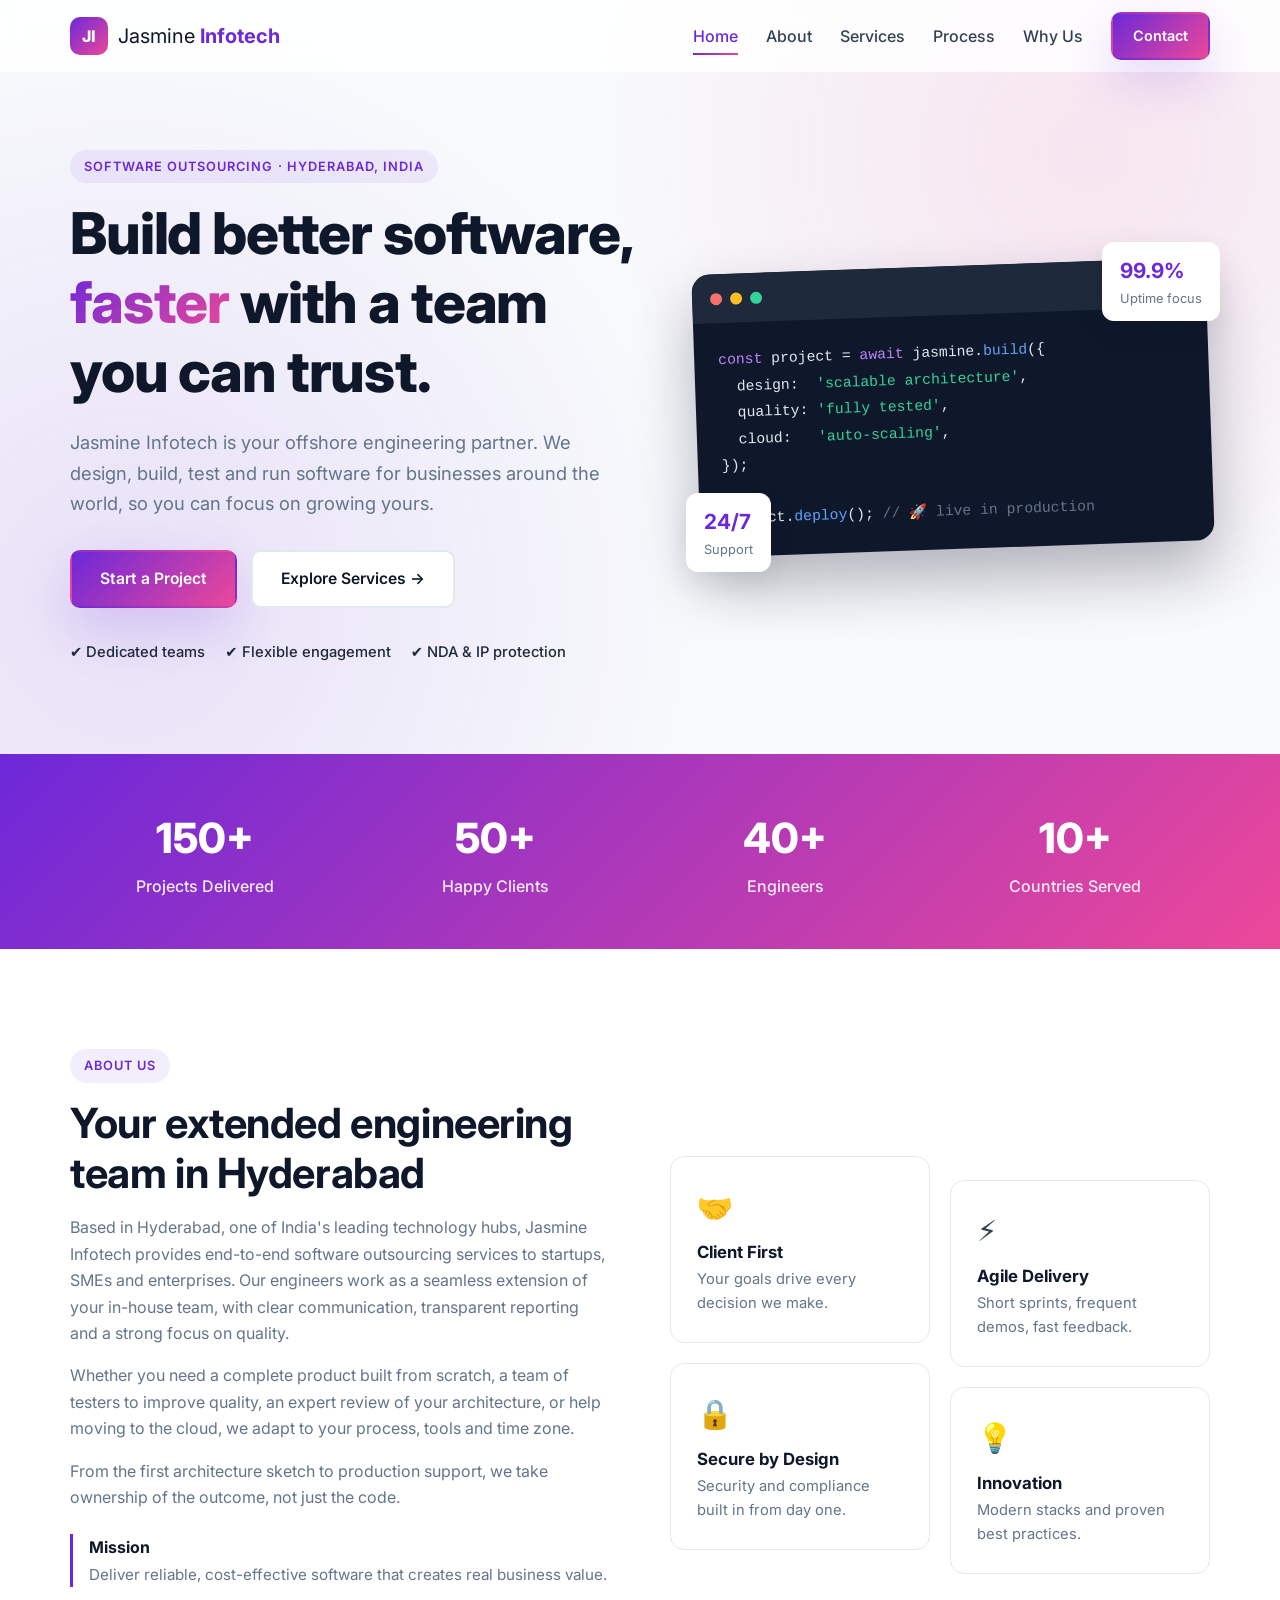
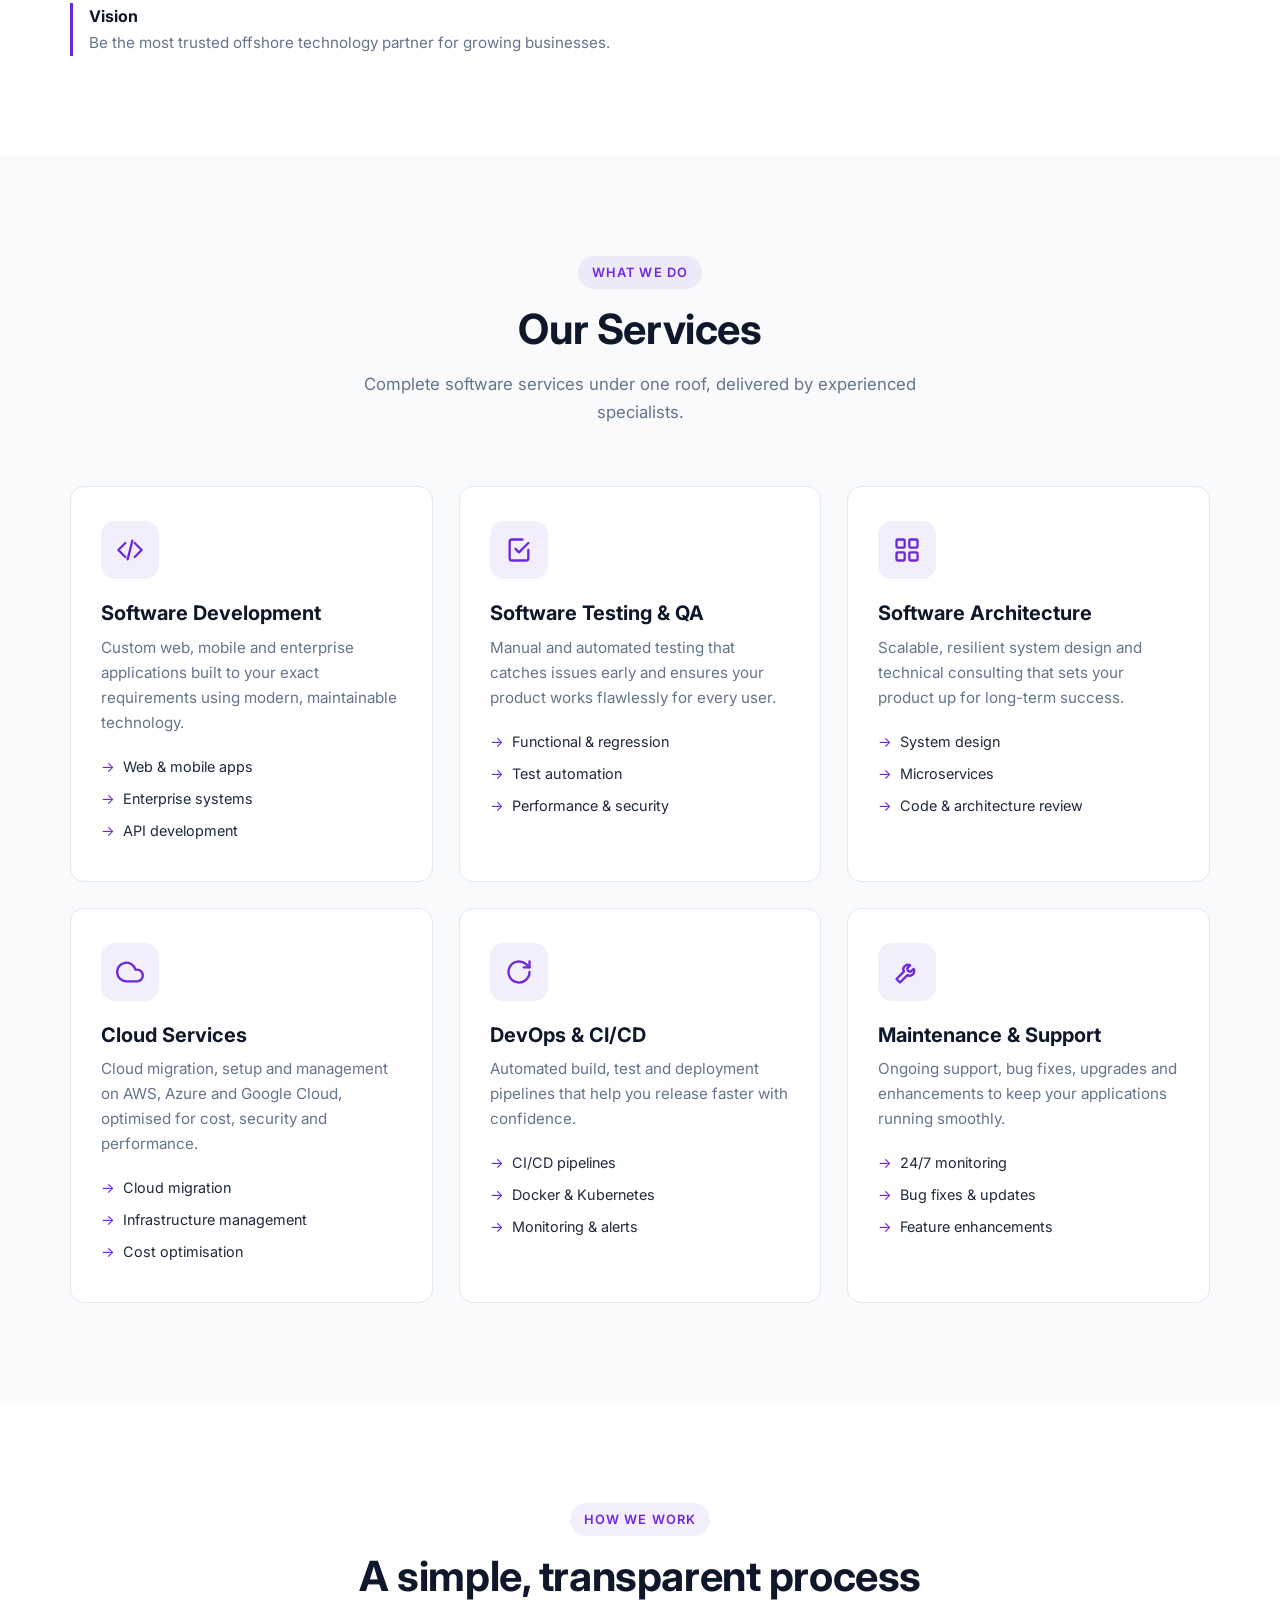
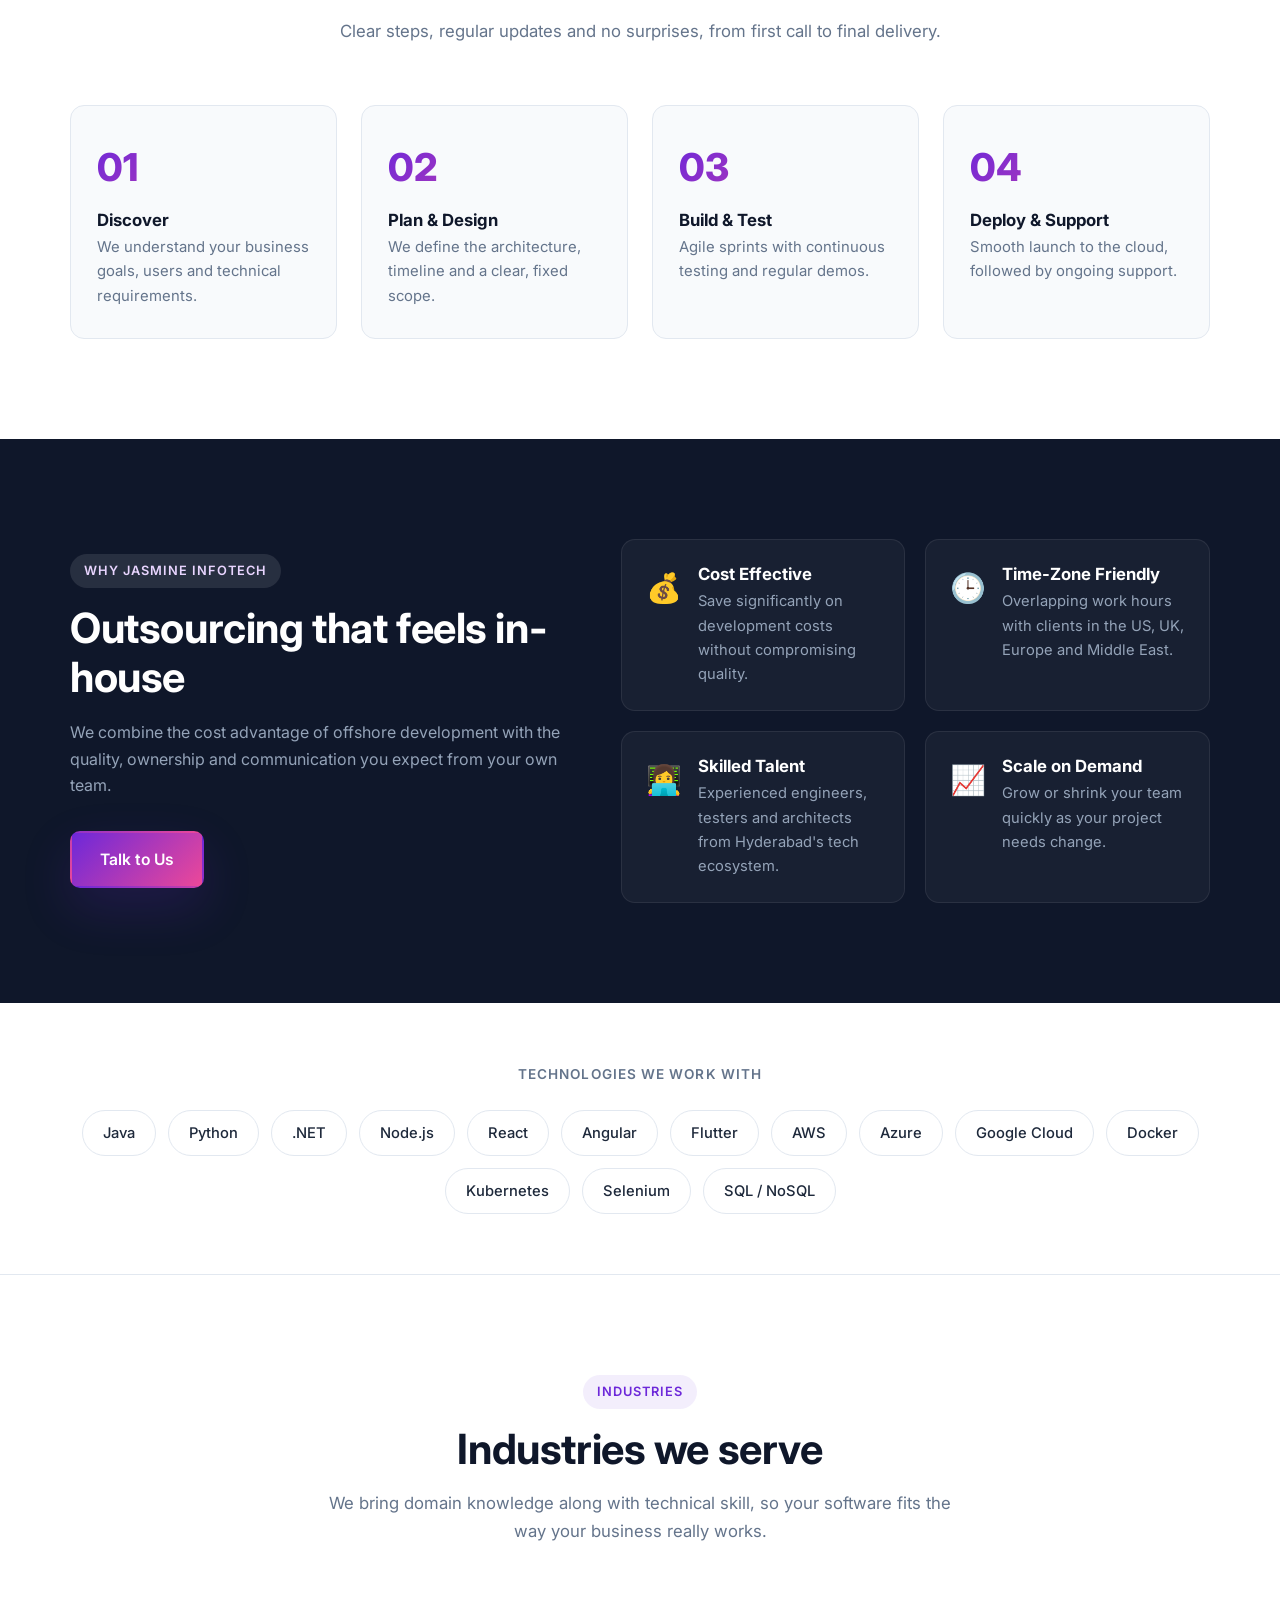
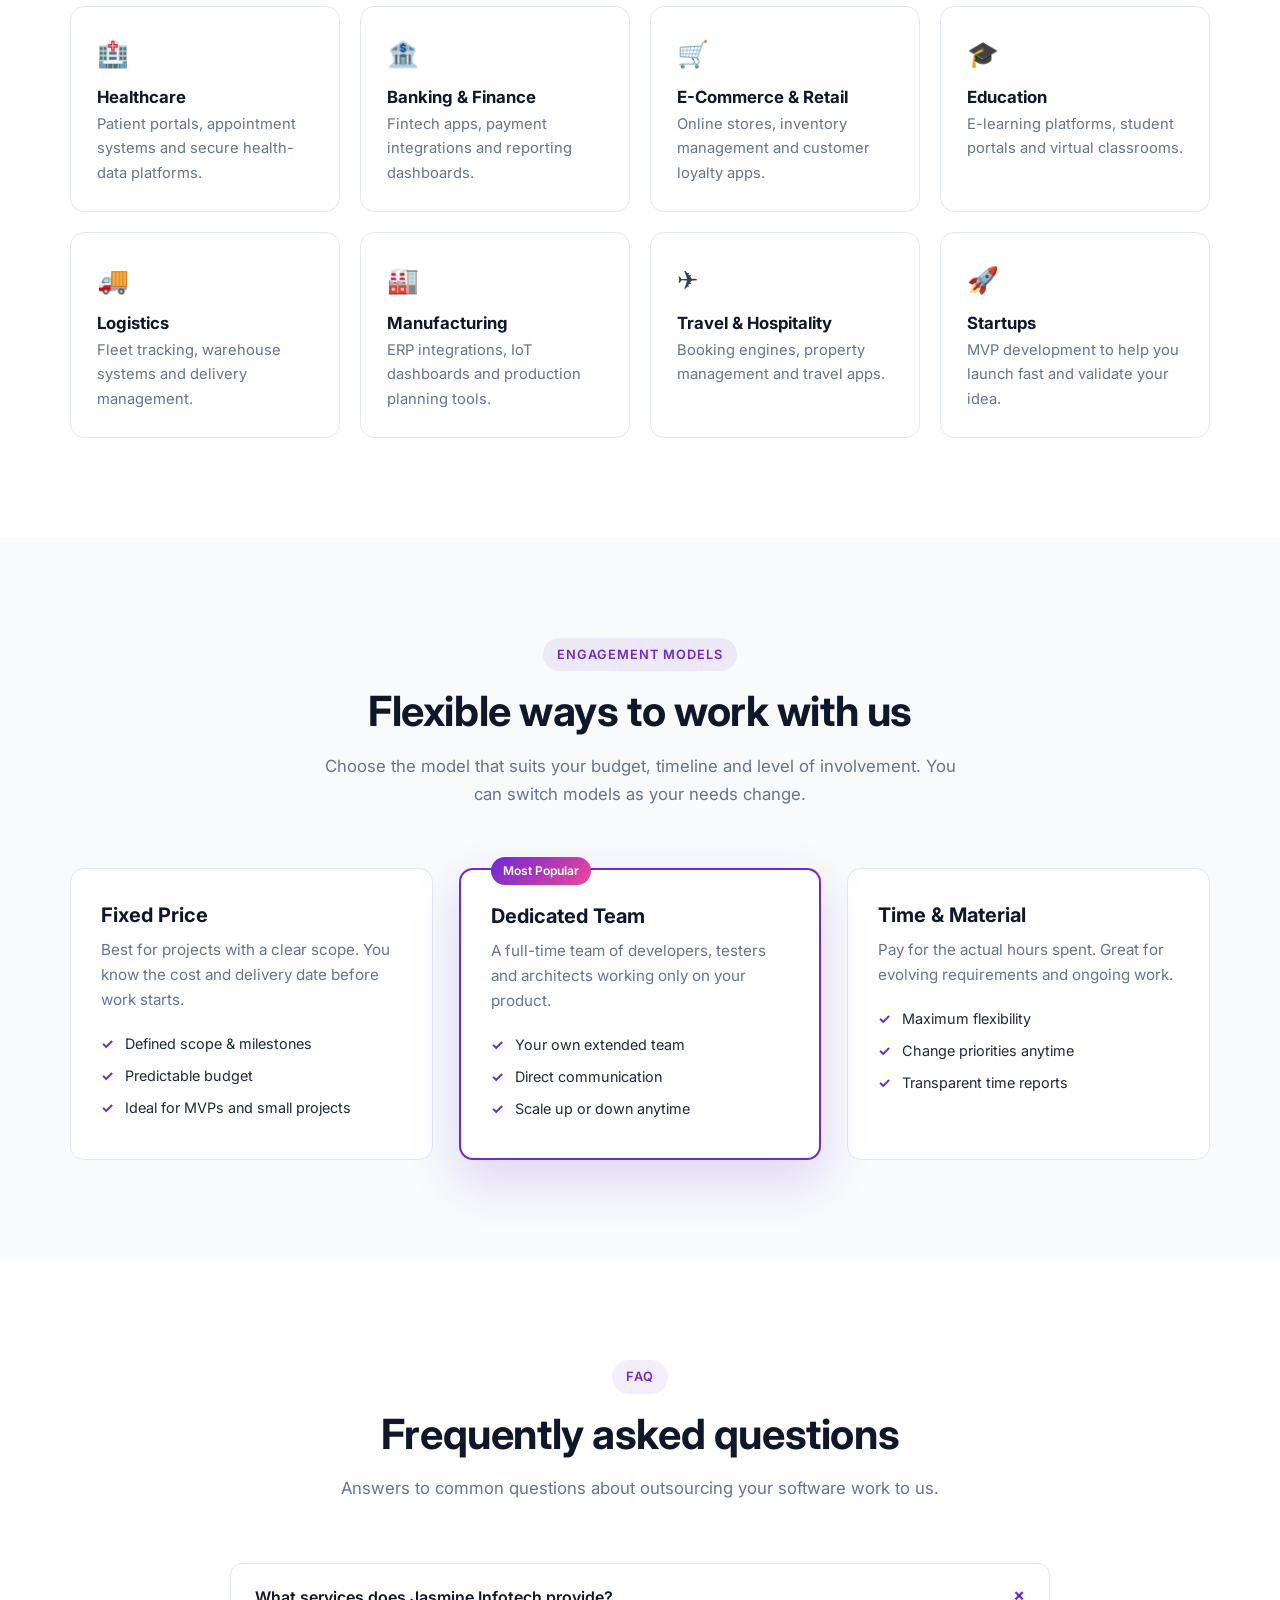
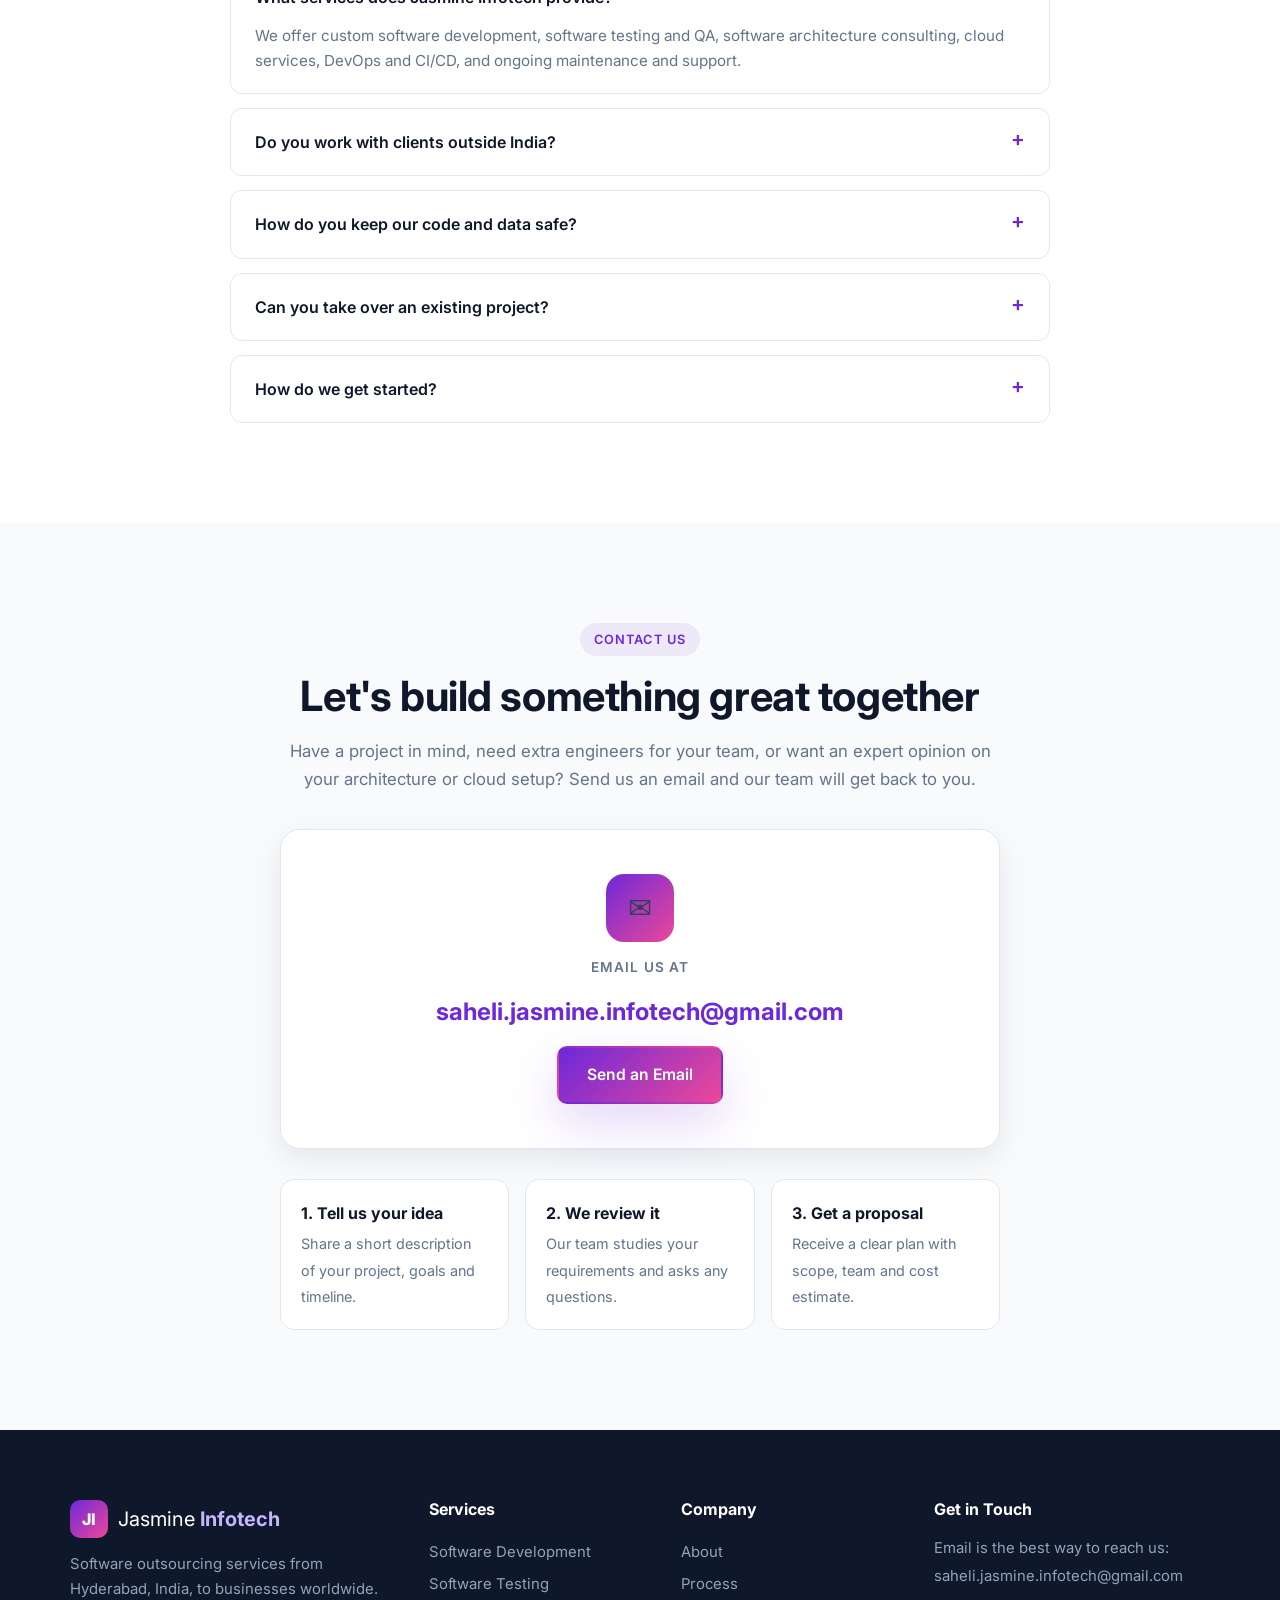
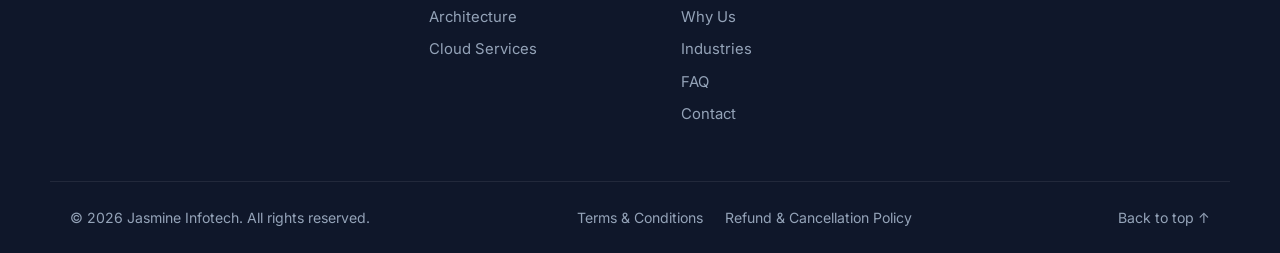
<file: index.html>
<!DOCTYPE html>
<html lang="en">
<head>
  <meta charset="UTF-8" />
  <meta name="viewport" content="width=device-width, initial-scale=1.0" />
  <title>Jasmine Infotech | Software Outsourcing Services, Hyderabad</title>
  <meta name="description" content="Jasmine Infotech is a Hyderabad-based software outsourcing company offering custom software development, software testing, architecture consulting and cloud services." />
  <link rel="preconnect" href="https://fonts.googleapis.com" />
  <link rel="preconnect" href="https://fonts.gstatic.com" crossorigin />
  <link href="https://fonts.googleapis.com/css2?family=Inter:wght@400;500;600;700;800&display=swap" rel="stylesheet" />
  <script>document.documentElement.classList.add("js");</script>
  <style>
/* ===========================
   Jasmine Infotech - Styles
   =========================== */

:root {
  --primary: #6d28d9;
  --primary-dark: #5b21b6;
  --accent: #ec4899;
  --dark: #0f172a;
  --dark-2: #1e293b;
  --text: #334155;
  --muted: #64748b;
  --light: #f8fafc;
  --border: #e2e8f0;
  --white: #ffffff;
  --radius: 14px;
  --shadow: 0 10px 30px rgba(15, 23, 42, 0.08);
  --shadow-lg: 0 20px 50px rgba(109, 40, 217, 0.18);
  --gradient: linear-gradient(135deg, var(--primary), var(--accent));
}

*,
*::before,
*::after { box-sizing: border-box; margin: 0; padding: 0; }

html { scroll-behavior: smooth; scroll-padding-top: 80px; }

body {
  font-family: "Inter", system-ui, -apple-system, sans-serif;
  color: var(--text);
  background: var(--white);
  line-height: 1.65;
  -webkit-font-smoothing: antialiased;
}

img, svg { display: block; max-width: 100%; }
a { color: inherit; text-decoration: none; }
ul, ol { list-style: none; }

h1, h2, h3, h4, h5 { color: var(--dark); line-height: 1.2; font-weight: 700; }
h1 { font-size: clamp(2.2rem, 5vw, 3.6rem); font-weight: 800; letter-spacing: -0.02em; }
h2 { font-size: clamp(1.8rem, 3.5vw, 2.6rem); letter-spacing: -0.01em; margin-bottom: 1rem; }
h3 { font-size: 1.25rem; margin-bottom: 0.6rem; }
h4 { font-size: 1.05rem; margin-bottom: 0.3rem; }

.container { width: 100%; max-width: 1180px; margin: 0 auto; padding: 0 20px; }

.gradient-text {
  background: var(--gradient);
  -webkit-background-clip: text;
  background-clip: text;
  color: transparent;
}

.eyebrow {
  display: inline-block;
  font-size: 0.8rem;
  font-weight: 600;
  letter-spacing: 0.08em;
  text-transform: uppercase;
  color: var(--primary);
  background: rgba(109, 40, 217, 0.08);
  padding: 6px 14px;
  border-radius: 999px;
  margin-bottom: 1rem;
}
.eyebrow-light { color: #e9d5ff; background: rgba(255, 255, 255, 0.1); }

/* ---------- Buttons ---------- */
.btn {
  display: inline-flex;
  align-items: center;
  justify-content: center;
  gap: 8px;
  padding: 14px 28px;
  border-radius: 10px;
  font-weight: 600;
  font-size: 0.98rem;
  border: 2px solid transparent;
  cursor: pointer;
  transition: transform 0.2s, box-shadow 0.2s, background 0.2s, color 0.2s;
  font-family: inherit;
}
.btn-primary { background: var(--gradient); color: var(--white); box-shadow: var(--shadow-lg); }
.btn-primary:hover { transform: translateY(-2px); box-shadow: 0 24px 50px rgba(109, 40, 217, 0.3); }
.btn-ghost { color: var(--dark); border-color: var(--border); background: var(--white); }
.btn-ghost:hover { border-color: var(--primary); color: var(--primary); }
.btn-sm { padding: 10px 20px; font-size: 0.9rem; }
.btn-block { width: 100%; }

/* ---------- Header ---------- */
.header {
  position: fixed;
  inset: 0 0 auto 0;
  z-index: 100;
  background: rgba(255, 255, 255, 0.85);
  backdrop-filter: blur(12px);
  -webkit-backdrop-filter: blur(12px);
  transition: box-shadow 0.3s;
}
.header.scrolled { box-shadow: 0 4px 20px rgba(15, 23, 42, 0.08); }

.nav-wrap { display: flex; align-items: center; justify-content: space-between; height: 72px; }

.logo { display: flex; align-items: center; gap: 10px; font-size: 1.25rem; color: var(--dark); }
.logo-mark {
  display: grid;
  place-items: center;
  width: 38px;
  height: 38px;
  border-radius: 10px;
  background: var(--gradient);
  color: var(--white);
  font-weight: 800;
  font-size: 1rem;
  letter-spacing: -0.02em;
}
.logo-text strong { color: var(--primary); }
.logo-light { color: var(--white); }
.logo-light .logo-text strong { color: #c4b5fd; }

.nav { display: flex; align-items: center; gap: 28px; }
.nav-link { font-weight: 500; color: var(--text); position: relative; padding: 4px 0; }
.nav-link::after {
  content: "";
  position: absolute;
  left: 0;
  bottom: -2px;
  width: 0;
  height: 2px;
  background: var(--gradient);
  transition: width 0.25s;
}
.nav-link:hover,
.nav-link.active { color: var(--primary); }
.nav-link:hover::after,
.nav-link.active::after { width: 100%; }

.nav-toggle { display: none; background: none; border: 0; cursor: pointer; padding: 8px; }
.nav-toggle span { display: block; width: 24px; height: 2px; background: var(--dark); margin: 5px 0; transition: 0.3s; }
.nav-toggle.open span:nth-child(1) { transform: translateY(7px) rotate(45deg); }
.nav-toggle.open span:nth-child(2) { opacity: 0; }
.nav-toggle.open span:nth-child(3) { transform: translateY(-7px) rotate(-45deg); }

/* ---------- Hero ---------- */
.hero {
  padding: 150px 0 90px;
  background:
    radial-gradient(circle at 85% 20%, rgba(236, 72, 153, 0.12), transparent 40%),
    radial-gradient(circle at 10% 80%, rgba(109, 40, 217, 0.12), transparent 45%),
    var(--light);
  overflow: hidden;
}
.hero-grid { display: grid; grid-template-columns: 1.1fr 1fr; gap: 60px; align-items: center; }
.lead { font-size: 1.15rem; color: var(--muted); margin: 1.3rem 0 2rem; max-width: 560px; }
.hero-actions { display: flex; gap: 14px; flex-wrap: wrap; }
.hero-points { display: flex; flex-wrap: wrap; gap: 20px; margin-top: 2rem; font-size: 0.92rem; font-weight: 500; color: var(--dark-2); }

.hero-visual { position: relative; }
.code-card {
  background: var(--dark);
  border-radius: 18px;
  box-shadow: 0 30px 60px rgba(15, 23, 42, 0.3);
  overflow: hidden;
  transform: rotate(-2deg);
}
.code-head { display: flex; align-items: center; gap: 8px; padding: 14px 18px; background: var(--dark-2); }
.dot { width: 12px; height: 12px; border-radius: 50%; }
.dot.red { background: #f87171; }
.dot.yellow { background: #fbbf24; }
.dot.green { background: #34d399; }
.code-title { margin-left: auto; color: #94a3b8; font-size: 0.8rem; }
.code-body {
  padding: 24px;
  color: #e2e8f0;
  font-family: "SFMono-Regular", Consolas, Menlo, monospace;
  font-size: 0.92rem;
  line-height: 1.8;
  overflow-x: auto;
}
.code-body .k { color: #c084fc; }
.code-body .f { color: #60a5fa; }
.code-body .s { color: #34d399; }
.code-body .c { color: #64748b; }

.float-badge {
  position: absolute;
  background: var(--white);
  border-radius: 12px;
  padding: 12px 18px;
  box-shadow: var(--shadow);
  display: flex;
  flex-direction: column;
  animation: float 4s ease-in-out infinite;
}
.float-badge strong { font-size: 1.3rem; color: var(--primary); }
.float-badge span { font-size: 0.8rem; color: var(--muted); }
.badge-1 { top: -24px; right: -10px; }
.badge-2 { bottom: -24px; left: -10px; animation-delay: 2s; }

@keyframes float {
  0%, 100% { transform: translateY(0); }
  50% { transform: translateY(-10px); }
}

/* ---------- Stats ---------- */
.stats { background: var(--gradient); padding: 50px 0; color: var(--white); }
.stats-grid { display: grid; grid-template-columns: repeat(4, 1fr); gap: 20px; text-align: center; }
.stat-num, .stat-suffix { font-size: 2.6rem; font-weight: 800; }
.stat p { opacity: 0.9; font-weight: 500; }

/* ---------- Sections ---------- */
.section { padding: 100px 0; }
.section-alt { background: var(--light); }
.section-dark { background: var(--dark); color: #cbd5e1; }
.section-dark h2, .section-dark h4 { color: var(--white); }
.muted-light { color: #94a3b8; margin-bottom: 2rem; }

.section-head { text-align: center; max-width: 640px; margin: 0 auto 60px; }
.section-head p { color: var(--muted); font-size: 1.05rem; }

/* ---------- About ---------- */
.about-grid { display: grid; grid-template-columns: 1fr 1fr; gap: 60px; align-items: center; }
.about-text p { margin-bottom: 1rem; color: var(--muted); }
.about-list { display: grid; gap: 16px; margin-top: 1.5rem; }
.about-list div { border-left: 3px solid var(--primary); padding-left: 16px; }
.about-list strong { display: block; color: var(--dark); }
.about-list span { color: var(--muted); font-size: 0.95rem; }

.about-cards { display: grid; grid-template-columns: 1fr 1fr; gap: 20px; }
.mini-card {
  background: var(--white);
  border: 1px solid var(--border);
  border-radius: var(--radius);
  padding: 26px;
  transition: transform 0.3s, box-shadow 0.3s;
}
.mini-card:nth-child(even) { transform: translateY(24px); }
.mini-card:hover { box-shadow: var(--shadow); }
.mini-icon { font-size: 1.8rem; display: block; margin-bottom: 12px; }
.mini-card p { font-size: 0.92rem; color: var(--muted); }

/* ---------- Services ---------- */
.services-grid { display: grid; grid-template-columns: repeat(3, 1fr); gap: 26px; }
.service-card {
  background: var(--white);
  border: 1px solid var(--border);
  border-radius: var(--radius);
  padding: 34px 30px;
  position: relative;
  overflow: hidden;
  transition: transform 0.3s, box-shadow 0.3s, border-color 0.3s;
}
.service-card::before {
  content: "";
  position: absolute;
  inset: 0 0 auto 0;
  height: 4px;
  background: var(--gradient);
  transform: scaleX(0);
  transform-origin: left;
  transition: transform 0.35s;
}
.service-card:hover { transform: translateY(-6px); box-shadow: var(--shadow-lg); border-color: transparent; }
.service-card:hover::before { transform: scaleX(1); }
.service-icon {
  width: 58px;
  height: 58px;
  border-radius: 14px;
  display: grid;
  place-items: center;
  background: rgba(109, 40, 217, 0.08);
  margin-bottom: 22px;
  transition: background 0.3s;
}
.service-icon svg {
  width: 28px;
  height: 28px;
  fill: none;
  stroke: var(--primary);
  stroke-width: 2;
  stroke-linecap: round;
  stroke-linejoin: round;
  transition: stroke 0.3s;
}
.service-card:hover .service-icon { background: var(--gradient); }
.service-card:hover .service-icon svg { stroke: var(--white); }
.service-card p { color: var(--muted); font-size: 0.95rem; margin-bottom: 1rem; }
.service-card li { font-size: 0.9rem; padding: 4px 0 4px 22px; position: relative; color: var(--dark-2); }
.service-card li::before { content: "→"; position: absolute; left: 0; color: var(--primary); }

/* ---------- Process ---------- */
.process-grid { display: grid; grid-template-columns: repeat(4, 1fr); gap: 24px; counter-reset: step; }
.step {
  padding: 30px 26px;
  border-radius: var(--radius);
  background: var(--light);
  border: 1px solid var(--border);
  position: relative;
}
.step-num {
  font-size: 2.4rem;
  font-weight: 800;
  background: var(--gradient);
  -webkit-background-clip: text;
  background-clip: text;
  color: transparent;
  display: block;
  margin-bottom: 10px;
}
.step p { color: var(--muted); font-size: 0.93rem; }

/* ---------- Why us ---------- */
.why-grid { display: grid; grid-template-columns: 1fr 1.2fr; gap: 60px; align-items: center; }
.why-list { display: grid; grid-template-columns: 1fr 1fr; gap: 20px; }
.why-item {
  display: flex;
  gap: 16px;
  padding: 24px;
  background: rgba(255, 255, 255, 0.04);
  border: 1px solid rgba(255, 255, 255, 0.08);
  border-radius: var(--radius);
  transition: background 0.3s;
}
.why-item:hover { background: rgba(255, 255, 255, 0.08); }
.why-item > span { font-size: 1.8rem; }
.why-item p { font-size: 0.92rem; color: #94a3b8; }

/* ---------- Tech ---------- */
.tech { padding: 60px 0; border-bottom: 1px solid var(--border); }
.tech-label { text-align: center; font-weight: 600; color: var(--muted); text-transform: uppercase; letter-spacing: 0.08em; font-size: 0.85rem; margin-bottom: 24px; }
.tech-list { display: flex; flex-wrap: wrap; justify-content: center; gap: 12px; }
.tech-list span {
  padding: 10px 20px;
  border: 1px solid var(--border);
  border-radius: 999px;
  font-weight: 500;
  font-size: 0.92rem;
  color: var(--dark-2);
  transition: 0.25s;
}
.tech-list span:hover { border-color: var(--primary); color: var(--primary); background: rgba(109, 40, 217, 0.05); }

/* ---------- Contact ---------- */
.contact-box { max-width: 760px; margin: 0 auto; text-align: center; }
.contact-box > p { color: var(--muted); font-size: 1.05rem; margin-bottom: 2.2rem; }
.email-card {
  display: flex;
  flex-direction: column;
  align-items: center;
  gap: 14px;
  background: var(--white);
  border-radius: 20px;
  padding: 44px 30px;
  box-shadow: var(--shadow);
  border: 1px solid var(--border);
}
.email-icon {
  width: 68px;
  height: 68px;
  display: grid;
  place-items: center;
  border-radius: 18px;
  background: var(--gradient);
  font-size: 1.8rem;
}
.email-label { font-size: 0.85rem; font-weight: 600; text-transform: uppercase; letter-spacing: 0.08em; color: var(--muted); }
.email-address { font-size: clamp(1.05rem, 3.5vw, 1.5rem); font-weight: 700; color: var(--primary); word-break: break-all; }
.email-address:hover { text-decoration: underline; }
.email-tips { display: grid; grid-template-columns: repeat(3, 1fr); gap: 16px; margin-top: 30px; text-align: left; }
.email-tips div { background: var(--white); border: 1px solid var(--border); border-radius: var(--radius); padding: 20px; }
.email-tips strong { display: block; color: var(--dark); margin-bottom: 4px; }
.email-tips span { font-size: 0.9rem; color: var(--muted); }

/* ---------- Industries / Models / FAQ ---------- */
.industry-grid { display: grid; grid-template-columns: repeat(4, 1fr); gap: 20px; }
.industry {
  padding: 26px;
  border-radius: var(--radius);
  border: 1px solid var(--border);
  background: var(--white);
  transition: transform 0.3s, box-shadow 0.3s;
}
.industry:hover { transform: translateY(-4px); box-shadow: var(--shadow); }
.industry .mini-icon { font-size: 1.6rem; }
.industry p { font-size: 0.92rem; color: var(--muted); }

.models-grid { display: grid; grid-template-columns: repeat(3, 1fr); gap: 26px; }
.model {
  background: var(--white);
  border: 1px solid var(--border);
  border-radius: var(--radius);
  padding: 34px 30px;
}
.model.featured { border: 2px solid var(--primary); box-shadow: var(--shadow-lg); position: relative; }
.model-tag {
  position: absolute;
  top: -13px;
  left: 30px;
  background: var(--gradient);
  color: var(--white);
  font-size: 0.75rem;
  font-weight: 600;
  padding: 4px 12px;
  border-radius: 999px;
}
.model > p { color: var(--muted); font-size: 0.95rem; margin-bottom: 1rem; }
.model li { font-size: 0.9rem; padding: 4px 0 4px 24px; position: relative; color: var(--dark-2); }
.model li::before { content: "✓"; position: absolute; left: 0; color: var(--primary); font-weight: 700; }

.faq-list { max-width: 820px; margin: 0 auto; display: grid; gap: 14px; }
.faq-list details {
  background: var(--white);
  border: 1px solid var(--border);
  border-radius: 12px;
  padding: 20px 24px;
}
.faq-list summary {
  cursor: pointer;
  font-weight: 600;
  color: var(--dark);
  list-style: none;
  display: flex;
  justify-content: space-between;
  gap: 16px;
}
.faq-list summary::-webkit-details-marker { display: none; }
.faq-list summary::after { content: "+"; color: var(--primary); font-size: 1.3rem; line-height: 1; transition: transform 0.2s; }
.faq-list details[open] summary::after { transform: rotate(45deg); }
.faq-list details p { margin-top: 12px; color: var(--muted); font-size: 0.95rem; }

/* ---------- Footer ---------- */
.footer { background: var(--dark); color: #94a3b8; padding: 70px 0 0; }
.footer-grid { display: grid; grid-template-columns: 1.5fr 1fr 1fr 1.3fr; gap: 40px; padding-bottom: 50px; }
.footer-grid > div > p { margin-top: 14px; font-size: 0.93rem; }
.footer h5 { color: var(--white); font-size: 1rem; margin-bottom: 16px; }
.footer-grid a:not(.logo) { display: block; padding: 4px 0; font-size: 0.93rem; transition: color 0.2s; word-break: break-all; }
.footer-grid a:not(.logo):hover { color: var(--white); }
.footer-bottom {
  display: flex;
  justify-content: space-between;
  align-items: center;
  flex-wrap: wrap;
  gap: 10px;
  padding-top: 24px;
  padding-bottom: 24px;
  border-top: 1px solid rgba(255, 255, 255, 0.08);
  font-size: 0.88rem;
}
.to-top:hover { color: var(--white); }
.footer-legal { display: flex; flex-wrap: wrap; gap: 8px 22px; }
.footer-legal a:hover { color: var(--white); }

/* ---------- Reveal animation ---------- */
.js .reveal { opacity: 0; transform: translateY(30px); transition: opacity 0.7s ease, transform 0.7s ease; }
.js .reveal.visible { opacity: 1; transform: none; }
.mini-card.reveal.visible:nth-child(even) { transform: translateY(24px); }

@media (prefers-reduced-motion: reduce) {
  html { scroll-behavior: auto; }
  .reveal { opacity: 1; transform: none; transition: none; }
  .float-badge { animation: none; }
}

/* ---------- Responsive ---------- */
@media (max-width: 1024px) {
  .services-grid { grid-template-columns: repeat(2, 1fr); }
  .process-grid { grid-template-columns: repeat(2, 1fr); }
  .industry-grid { grid-template-columns: repeat(2, 1fr); }
  .models-grid { grid-template-columns: 1fr; max-width: 520px; margin: 0 auto; }
  .footer-grid { grid-template-columns: 1fr 1fr; }
}

@media (max-width: 860px) {
  .nav {
    position: fixed;
    top: 72px;
    left: 0;
    right: 0;
    flex-direction: column;
    align-items: stretch;
    gap: 0;
    background: var(--white);
    padding: 10px 20px 24px;
    box-shadow: 0 20px 30px rgba(15, 23, 42, 0.1);
    transform: translateY(-120%);
    transition: transform 0.35s ease;
    z-index: -1;
  }
  .nav.open { transform: translateY(0); }
  .nav-link { padding: 14px 0; border-bottom: 1px solid var(--border); }
  .nav-link::after { display: none; }
  .nav-cta { margin-top: 16px; }
  .nav-toggle { display: block; }

  .hero { padding: 120px 0 80px; }
  .hero-grid,
  .about-grid,
  .why-grid { grid-template-columns: 1fr; gap: 50px; }
  .hero-visual { max-width: 520px; margin: 0 auto; width: 100%; }
  .stats-grid { grid-template-columns: repeat(2, 1fr); gap: 30px; }
  .section { padding: 80px 0; }
}

@media (max-width: 600px) {
  .services-grid,
  .process-grid,
  .why-list,
  .about-cards,
  .email-tips,
  .industry-grid,
  .models-grid,
  .footer-grid { grid-template-columns: 1fr; }
  .mini-card:nth-child(even),
  .mini-card.reveal.visible:nth-child(even) { transform: none; }
  .email-card { padding: 34px 20px; }
  .container { padding: 0 16px; }
  .code-body { font-size: 0.8rem; padding: 18px; }
  .badge-1 { right: 0; }
  .badge-2 { left: 0; }
}
  </style>
</head>
<body>

  <!-- ========== HEADER ========== -->
  <header class="header" id="header">
    <div class="container nav-wrap">
      <a href="#home" class="logo" aria-label="Jasmine Infotech home">
        <span class="logo-mark">JI</span>
        <span class="logo-text">Jasmine <strong>Infotech</strong></span>
      </a>

      <nav class="nav" id="nav">
        <a href="#home" class="nav-link active">Home</a>
        <a href="#about" class="nav-link">About</a>
        <a href="#services" class="nav-link">Services</a>
        <a href="#process" class="nav-link">Process</a>
        <a href="#why" class="nav-link">Why Us</a>
        <a href="#contact" class="btn btn-primary btn-sm nav-cta">Contact</a>
      </nav>

      <button class="nav-toggle" id="navToggle" aria-label="Open menu" aria-expanded="false">
        <span></span><span></span><span></span>
      </button>
    </div>
  </header>

  <main>
    <!-- ========== HERO ========== -->
    <section class="hero" id="home">
      <div class="container hero-grid">
        <div class="hero-content reveal">
          <span class="eyebrow">Software Outsourcing · Hyderabad, India</span>
          <h1>Build better software, <span class="gradient-text">faster</span> with a team you can trust.</h1>
          <p class="lead">
            Jasmine Infotech is your offshore engineering partner. We design, build, test and run
            software for businesses around the world, so you can focus on growing yours.
          </p>
          <div class="hero-actions">
            <a href="#contact" class="btn btn-primary">Start a Project</a>
            <a href="#services" class="btn btn-ghost">Explore Services →</a>
          </div>
          <ul class="hero-points">
            <li>✔ Dedicated teams</li>
            <li>✔ Flexible engagement</li>
            <li>✔ NDA &amp; IP protection</li>
          </ul>
        </div>

        <div class="hero-visual reveal" aria-hidden="true">
          <div class="code-card">
            <div class="code-head">
              <span class="dot red"></span><span class="dot yellow"></span><span class="dot green"></span>
              <span class="code-title">deploy.js</span>
            </div>
<pre class="code-body"><code><span class="k">const</span> project = <span class="k">await</span> jasmine.<span class="f">build</span>({
  design:  <span class="s">'scalable architecture'</span>,
  quality: <span class="s">'fully tested'</span>,
  cloud:   <span class="s">'auto-scaling'</span>,
});

project.<span class="f">deploy</span>(); <span class="c">// 🚀 live in production</span></code></pre>
          </div>
          <div class="float-badge badge-1"><strong>99.9%</strong><span>Uptime focus</span></div>
          <div class="float-badge badge-2"><strong>24/7</strong><span>Support</span></div>
        </div>
      </div>
    </section>

    <!-- ========== STATS ========== -->
    <section class="stats">
      <div class="container stats-grid">
        <div class="stat reveal"><span class="stat-num" data-target="150">0</span><span class="stat-suffix">+</span><p>Projects Delivered</p></div>
        <div class="stat reveal"><span class="stat-num" data-target="50">0</span><span class="stat-suffix">+</span><p>Happy Clients</p></div>
        <div class="stat reveal"><span class="stat-num" data-target="40">0</span><span class="stat-suffix">+</span><p>Engineers</p></div>
        <div class="stat reveal"><span class="stat-num" data-target="10">0</span><span class="stat-suffix">+</span><p>Countries Served</p></div>
      </div>
    </section>

    <!-- ========== ABOUT ========== -->
    <section class="section" id="about">
      <div class="container about-grid">
        <div class="about-text reveal">
          <span class="eyebrow">About Us</span>
          <h2>Your extended engineering team in Hyderabad</h2>
          <p>
            Based in Hyderabad, one of India's leading technology hubs, Jasmine Infotech provides
            end-to-end software outsourcing services to startups, SMEs and enterprises. Our engineers
            work as a seamless extension of your in-house team, with clear communication,
            transparent reporting and a strong focus on quality.
          </p>
          <p>
            Whether you need a complete product built from scratch, a team of testers to improve
            quality, an expert review of your architecture, or help moving to the cloud, we adapt to
            your process, tools and time zone.
          </p>
          <p>
            From the first architecture sketch to production support, we take ownership of the
            outcome, not just the code.
          </p>
          <div class="about-list">
            <div><strong>Mission</strong><span>Deliver reliable, cost-effective software that creates real business value.</span></div>
            <div><strong>Vision</strong><span>Be the most trusted offshore technology partner for growing businesses.</span></div>
          </div>
        </div>
        <div class="about-cards reveal">
          <div class="mini-card"><span class="mini-icon">🤝</span><h4>Client First</h4><p>Your goals drive every decision we make.</p></div>
          <div class="mini-card"><span class="mini-icon">⚡</span><h4>Agile Delivery</h4><p>Short sprints, frequent demos, fast feedback.</p></div>
          <div class="mini-card"><span class="mini-icon">🔒</span><h4>Secure by Design</h4><p>Security and compliance built in from day one.</p></div>
          <div class="mini-card"><span class="mini-icon">💡</span><h4>Innovation</h4><p>Modern stacks and proven best practices.</p></div>
        </div>
      </div>
    </section>

    <!-- ========== SERVICES ========== -->
    <section class="section section-alt" id="services">
      <div class="container">
        <div class="section-head reveal">
          <span class="eyebrow">What We Do</span>
          <h2>Our Services</h2>
          <p>Complete software services under one roof, delivered by experienced specialists.</p>
        </div>

        <div class="services-grid">
          <article class="service-card reveal">
            <div class="service-icon">
              <svg viewBox="0 0 24 24"><path d="M8 6l-6 6 6 6M16 6l6 6-6 6M14 4l-4 16"/></svg>
            </div>
            <h3>Software Development</h3>
            <p>Custom web, mobile and enterprise applications built to your exact requirements using modern, maintainable technology.</p>
            <ul><li>Web &amp; mobile apps</li><li>Enterprise systems</li><li>API development</li></ul>
          </article>

          <article class="service-card reveal">
            <div class="service-icon">
              <svg viewBox="0 0 24 24"><path d="M9 11l3 3 8-8"/><path d="M20 12v7a2 2 0 01-2 2H6a2 2 0 01-2-2V5a2 2 0 012-2h9"/></svg>
            </div>
            <h3>Software Testing &amp; QA</h3>
            <p>Manual and automated testing that catches issues early and ensures your product works flawlessly for every user.</p>
            <ul><li>Functional &amp; regression</li><li>Test automation</li><li>Performance &amp; security</li></ul>
          </article>

          <article class="service-card reveal">
            <div class="service-icon">
              <svg viewBox="0 0 24 24"><rect x="3" y="3" width="7" height="7" rx="1"/><rect x="14" y="3" width="7" height="7" rx="1"/><rect x="3" y="14" width="7" height="7" rx="1"/><rect x="14" y="14" width="7" height="7" rx="1"/></svg>
            </div>
            <h3>Software Architecture</h3>
            <p>Scalable, resilient system design and technical consulting that sets your product up for long-term success.</p>
            <ul><li>System design</li><li>Microservices</li><li>Code &amp; architecture review</li></ul>
          </article>

          <article class="service-card reveal">
            <div class="service-icon">
              <svg viewBox="0 0 24 24"><path d="M18 10h-1.26A8 8 0 109 20h9a5 5 0 000-10z"/></svg>
            </div>
            <h3>Cloud Services</h3>
            <p>Cloud migration, setup and management on AWS, Azure and Google Cloud, optimised for cost, security and performance.</p>
            <ul><li>Cloud migration</li><li>Infrastructure management</li><li>Cost optimisation</li></ul>
          </article>

          <article class="service-card reveal">
            <div class="service-icon">
              <svg viewBox="0 0 24 24"><path d="M21 12a9 9 0 11-3-6.7L21 8"/><path d="M21 3v5h-5"/></svg>
            </div>
            <h3>DevOps &amp; CI/CD</h3>
            <p>Automated build, test and deployment pipelines that help you release faster with confidence.</p>
            <ul><li>CI/CD pipelines</li><li>Docker &amp; Kubernetes</li><li>Monitoring &amp; alerts</li></ul>
          </article>

          <article class="service-card reveal">
            <div class="service-icon">
              <svg viewBox="0 0 24 24"><path d="M14.7 6.3a4 4 0 00-5.4 5.4L3 18l3 3 6.3-6.3a4 4 0 005.4-5.4l-2.5 2.5-2.4-.6-.6-2.4z"/></svg>
            </div>
            <h3>Maintenance &amp; Support</h3>
            <p>Ongoing support, bug fixes, upgrades and enhancements to keep your applications running smoothly.</p>
            <ul><li>24/7 monitoring</li><li>Bug fixes &amp; updates</li><li>Feature enhancements</li></ul>
          </article>
        </div>
      </div>
    </section>

    <!-- ========== PROCESS ========== -->
    <section class="section" id="process">
      <div class="container">
        <div class="section-head reveal">
          <span class="eyebrow">How We Work</span>
          <h2>A simple, transparent process</h2>
          <p>Clear steps, regular updates and no surprises, from first call to final delivery.</p>
        </div>
        <ol class="process-grid">
          <li class="step reveal"><span class="step-num">01</span><h4>Discover</h4><p>We understand your business goals, users and technical requirements.</p></li>
          <li class="step reveal"><span class="step-num">02</span><h4>Plan &amp; Design</h4><p>We define the architecture, timeline and a clear, fixed scope.</p></li>
          <li class="step reveal"><span class="step-num">03</span><h4>Build &amp; Test</h4><p>Agile sprints with continuous testing and regular demos.</p></li>
          <li class="step reveal"><span class="step-num">04</span><h4>Deploy &amp; Support</h4><p>Smooth launch to the cloud, followed by ongoing support.</p></li>
        </ol>
      </div>
    </section>

    <!-- ========== WHY US ========== -->
    <section class="section section-dark" id="why">
      <div class="container why-grid">
        <div class="reveal">
          <span class="eyebrow eyebrow-light">Why Jasmine Infotech</span>
          <h2>Outsourcing that feels in-house</h2>
          <p class="muted-light">
            We combine the cost advantage of offshore development with the quality, ownership and
            communication you expect from your own team.
          </p>
          <a href="#contact" class="btn btn-primary">Talk to Us</a>
        </div>
        <div class="why-list">
          <div class="why-item reveal"><span>💰</span><div><h4>Cost Effective</h4><p>Save significantly on development costs without compromising quality.</p></div></div>
          <div class="why-item reveal"><span>🕒</span><div><h4>Time-Zone Friendly</h4><p>Overlapping work hours with clients in the US, UK, Europe and Middle East.</p></div></div>
          <div class="why-item reveal"><span>👩‍💻</span><div><h4>Skilled Talent</h4><p>Experienced engineers, testers and architects from Hyderabad's tech ecosystem.</p></div></div>
          <div class="why-item reveal"><span>📈</span><div><h4>Scale on Demand</h4><p>Grow or shrink your team quickly as your project needs change.</p></div></div>
        </div>
      </div>
    </section>

    <!-- ========== TECH ========== -->
    <section class="tech">
      <div class="container">
        <p class="tech-label">Technologies we work with</p>
        <div class="tech-list">
          <span>Java</span><span>Python</span><span>.NET</span><span>Node.js</span><span>React</span>
          <span>Angular</span><span>Flutter</span><span>AWS</span><span>Azure</span><span>Google Cloud</span>
          <span>Docker</span><span>Kubernetes</span><span>Selenium</span><span>SQL / NoSQL</span>
        </div>
      </div>
    </section>

    <!-- ========== INDUSTRIES ========== -->
    <section class="section" id="industries">
      <div class="container">
        <div class="section-head reveal">
          <span class="eyebrow">Industries</span>
          <h2>Industries we serve</h2>
          <p>We bring domain knowledge along with technical skill, so your software fits the way your business really works.</p>
        </div>
        <div class="industry-grid">
          <div class="industry reveal"><span class="mini-icon">🏥</span><h4>Healthcare</h4><p>Patient portals, appointment systems and secure health-data platforms.</p></div>
          <div class="industry reveal"><span class="mini-icon">🏦</span><h4>Banking &amp; Finance</h4><p>Fintech apps, payment integrations and reporting dashboards.</p></div>
          <div class="industry reveal"><span class="mini-icon">🛒</span><h4>E-Commerce &amp; Retail</h4><p>Online stores, inventory management and customer loyalty apps.</p></div>
          <div class="industry reveal"><span class="mini-icon">🎓</span><h4>Education</h4><p>E-learning platforms, student portals and virtual classrooms.</p></div>
          <div class="industry reveal"><span class="mini-icon">🚚</span><h4>Logistics</h4><p>Fleet tracking, warehouse systems and delivery management.</p></div>
          <div class="industry reveal"><span class="mini-icon">🏭</span><h4>Manufacturing</h4><p>ERP integrations, IoT dashboards and production planning tools.</p></div>
          <div class="industry reveal"><span class="mini-icon">✈️</span><h4>Travel &amp; Hospitality</h4><p>Booking engines, property management and travel apps.</p></div>
          <div class="industry reveal"><span class="mini-icon">🚀</span><h4>Startups</h4><p>MVP development to help you launch fast and validate your idea.</p></div>
        </div>
      </div>
    </section>

    <!-- ========== ENGAGEMENT MODELS ========== -->
    <section class="section section-alt" id="models">
      <div class="container">
        <div class="section-head reveal">
          <span class="eyebrow">Engagement Models</span>
          <h2>Flexible ways to work with us</h2>
          <p>Choose the model that suits your budget, timeline and level of involvement. You can switch models as your needs change.</p>
        </div>
        <div class="models-grid">
          <div class="model reveal">
            <h3>Fixed Price</h3>
            <p>Best for projects with a clear scope. You know the cost and delivery date before work starts.</p>
            <ul><li>Defined scope &amp; milestones</li><li>Predictable budget</li><li>Ideal for MVPs and small projects</li></ul>
          </div>
          <div class="model featured reveal">
            <span class="model-tag">Most Popular</span>
            <h3>Dedicated Team</h3>
            <p>A full-time team of developers, testers and architects working only on your product.</p>
            <ul><li>Your own extended team</li><li>Direct communication</li><li>Scale up or down anytime</li></ul>
          </div>
          <div class="model reveal">
            <h3>Time &amp; Material</h3>
            <p>Pay for the actual hours spent. Great for evolving requirements and ongoing work.</p>
            <ul><li>Maximum flexibility</li><li>Change priorities anytime</li><li>Transparent time reports</li></ul>
          </div>
        </div>
      </div>
    </section>

    <!-- ========== FAQ ========== -->
    <section class="section" id="faq">
      <div class="container">
        <div class="section-head reveal">
          <span class="eyebrow">FAQ</span>
          <h2>Frequently asked questions</h2>
          <p>Answers to common questions about outsourcing your software work to us.</p>
        </div>
        <div class="faq-list reveal">
          <details open>
            <summary>What services does Jasmine Infotech provide?</summary>
            <p>We offer custom software development, software testing and QA, software architecture consulting, cloud services, DevOps and CI/CD, and ongoing maintenance and support.</p>
          </details>
          <details>
            <summary>Do you work with clients outside India?</summary>
            <p>Yes. We are based in Hyderabad, India, and work with clients around the world. We plan meetings around overlapping working hours so communication stays smooth.</p>
          </details>
          <details>
            <summary>How do you keep our code and data safe?</summary>
            <p>We sign NDAs before discussing project details, follow secure coding practices, use access-controlled repositories, and transfer full intellectual property rights to you.</p>
          </details>
          <details>
            <summary>Can you take over an existing project?</summary>
            <p>Absolutely. We start with a code and architecture review, document what we find, and then continue development, testing or maintenance from where your previous team left off.</p>
          </details>
          <details>
            <summary>How do we get started?</summary>
            <p>Just send us an email with a short description of your project. We will review it, reply with any questions, and share a proposal with scope, timeline and cost.</p>
          </details>
        </div>
      </div>
    </section>

    <!-- ========== CONTACT ========== -->
    <section class="section section-alt" id="contact">
      <div class="container contact-box reveal">
        <span class="eyebrow">Contact Us</span>
        <h2>Let's build something great together</h2>
        <p>
          Have a project in mind, need extra engineers for your team, or want an expert opinion on
          your architecture or cloud setup? Send us an email and our team will get back to you.
        </p>

        <div class="email-card">
          <span class="email-icon">✉️</span>
          <span class="email-label">Email us at</span>
          <a class="email-address" href="mailto:saheli.jasmine.infotech@gmail.com">saheli.jasmine.infotech@gmail.com</a>
          <a class="btn btn-primary" href="mailto:saheli.jasmine.infotech@gmail.com?subject=Project%20Enquiry">Send an Email</a>
        </div>

        <div class="email-tips">
          <div><strong>1. Tell us your idea</strong><span>Share a short description of your project, goals and timeline.</span></div>
          <div><strong>2. We review it</strong><span>Our team studies your requirements and asks any questions.</span></div>
          <div><strong>3. Get a proposal</strong><span>Receive a clear plan with scope, team and cost estimate.</span></div>
        </div>
      </div>
    </section>
  </main>

  <!-- ========== FOOTER ========== -->
  <footer class="footer">
    <div class="container footer-grid">
      <div>
        <a href="#home" class="logo logo-light">
          <span class="logo-mark">JI</span>
          <span class="logo-text">Jasmine <strong>Infotech</strong></span>
        </a>
        <p>Software outsourcing services from Hyderabad, India, to businesses worldwide.</p>
      </div>
      <div>
        <h5>Services</h5>
        <a href="#services">Software Development</a>
        <a href="#services">Software Testing</a>
        <a href="#services">Architecture</a>
        <a href="#services">Cloud Services</a>
      </div>
      <div>
        <h5>Company</h5>
        <a href="#about">About</a>
        <a href="#process">Process</a>
        <a href="#why">Why Us</a>
        <a href="#industries">Industries</a>
        <a href="#faq">FAQ</a>
        <a href="#contact">Contact</a>
      </div>
      <div>
        <h5>Get in Touch</h5>
        <p>Email is the best way to reach us:</p>
        <a href="mailto:saheli.jasmine.infotech@gmail.com">saheli.jasmine.infotech@gmail.com</a>
      </div>
    </div>
    <div class="container footer-bottom">
      <p>© <span id="year"></span> Jasmine Infotech. All rights reserved.</p>
      <nav class="footer-legal" aria-label="Legal">
        <a href="terms.html">Terms &amp; Conditions</a>
        <a href="refund-policy.html">Refund &amp; Cancellation Policy</a>
      </nav>
      <a href="#home" class="to-top">Back to top ↑</a>
    </div>
  </footer>

  <script>
// ===========================
// Jasmine Infotech - Scripts
// ===========================

document.addEventListener("DOMContentLoaded", () => {
  const header = document.getElementById("header");
  const nav = document.getElementById("nav");
  const navToggle = document.getElementById("navToggle");
  const navLinks = document.querySelectorAll(".nav a");

  // ----- Mobile menu -----
  navToggle.addEventListener("click", () => {
    const isOpen = nav.classList.toggle("open");
    navToggle.classList.toggle("open", isOpen);
    navToggle.setAttribute("aria-expanded", isOpen);
    navToggle.setAttribute("aria-label", isOpen ? "Close menu" : "Open menu");
  });

  navLinks.forEach((link) =>
    link.addEventListener("click", () => {
      nav.classList.remove("open");
      navToggle.classList.remove("open");
      navToggle.setAttribute("aria-expanded", "false");
    })
  );

  // ----- Header shadow on scroll -----
  const onScroll = () => header.classList.toggle("scrolled", window.scrollY > 10);
  window.addEventListener("scroll", onScroll, { passive: true });
  onScroll();

  // ----- Active nav link based on section in view -----
  const sections = document.querySelectorAll("main section[id]");
  const sectionObserver = new IntersectionObserver(
    (entries) => {
      entries.forEach((entry) => {
        if (!entry.isIntersecting) return;
        document.querySelectorAll(".nav-link").forEach((link) => {
          link.classList.toggle("active", link.getAttribute("href") === `#${entry.target.id}`);
        });
      });
    },
    { rootMargin: "-45% 0px -50% 0px" }
  );
  sections.forEach((section) => sectionObserver.observe(section));

  // ----- Reveal on scroll -----
  const revealObserver = new IntersectionObserver(
    (entries, observer) => {
      entries.forEach((entry) => {
        if (!entry.isIntersecting) return;
        entry.target.classList.add("visible");
        observer.unobserve(entry.target);
      });
    },
    { threshold: 0.12 }
  );
  document.querySelectorAll(".reveal").forEach((el) => revealObserver.observe(el));

  // ----- Animated counters -----
  const animateCounter = (el) => {
    const target = Number(el.dataset.target);
    const duration = 1600;
    const start = performance.now();

    const tick = (now) => {
      const progress = Math.min((now - start) / duration, 1);
      const eased = 1 - Math.pow(1 - progress, 3);
      el.textContent = Math.floor(eased * target);
      if (progress < 1) requestAnimationFrame(tick);
      else el.textContent = target;
    };
    requestAnimationFrame(tick);
  };

  const counterObserver = new IntersectionObserver(
    (entries, observer) => {
      entries.forEach((entry) => {
        if (!entry.isIntersecting) return;
        animateCounter(entry.target);
        observer.unobserve(entry.target);
      });
    },
    { threshold: 0.6 }
  );
  document.querySelectorAll(".stat-num").forEach((el) => counterObserver.observe(el));

  // ----- Footer year -----
  document.getElementById("year").textContent = new Date().getFullYear();
});
  </script>
</body>
</html>
</file>
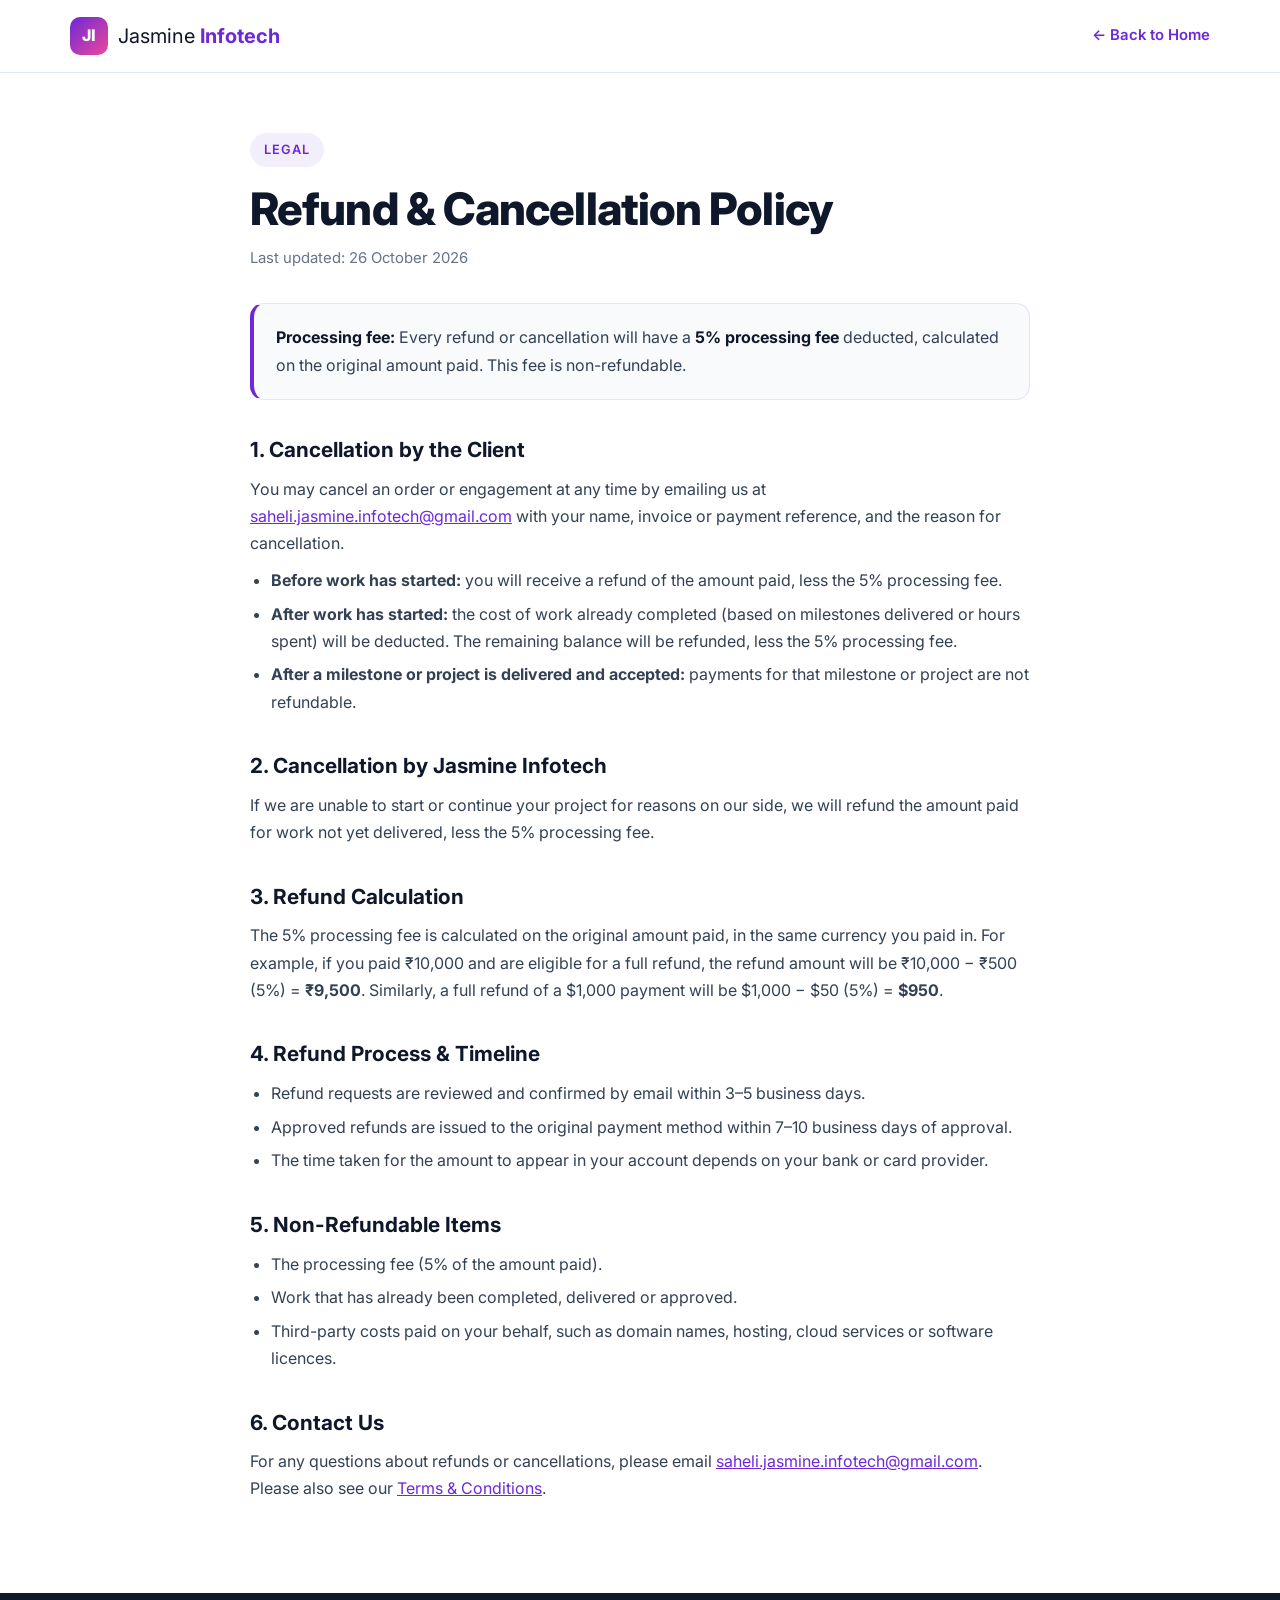
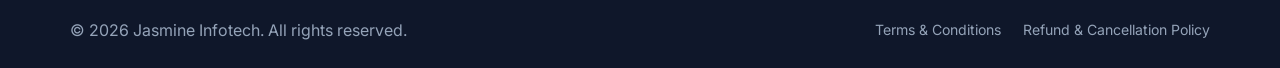
<file: refund-policy.html>
<!DOCTYPE html>
<html lang="en">
<head>
  <meta charset="UTF-8" />
  <meta name="viewport" content="width=device-width, initial-scale=1.0" />
  <title>Refund &amp; Cancellation Policy | Jasmine Infotech</title>
  <meta name="description" content="Refund and cancellation policy for services provided by Jasmine Infotech, Hyderabad." />
  <link rel="preconnect" href="https://fonts.googleapis.com" />
  <link rel="preconnect" href="https://fonts.gstatic.com" crossorigin />
  <link href="https://fonts.googleapis.com/css2?family=Inter:wght@400;500;600;700;800&display=swap" rel="stylesheet" />
  <link rel="stylesheet" href="legal.css" />
</head>
<body>

  <header class="header">
    <div class="container nav-wrap">
      <a href="index.html" class="logo" aria-label="Jasmine Infotech home">
        <span class="logo-mark">JI</span>
        <span class="logo-text">Jasmine <strong>Infotech</strong></span>
      </a>
      <a href="index.html" class="back-link">← Back to Home</a>
    </div>
  </header>

  <main class="legal">
    <div class="container">
      <span class="eyebrow">Legal</span>
      <h1>Refund &amp; Cancellation Policy</h1>
      <p class="updated">Last updated: 26 October 2026</p>

      <div class="highlight">
        <p><strong>Processing fee:</strong> Every refund or cancellation will have a <strong>5% processing fee</strong> deducted, calculated on the original amount paid. This fee is non-refundable.</p>
      </div>

      <h2>1. Cancellation by the Client</h2>
      <p>You may cancel an order or engagement at any time by emailing us at <a href="mailto:saheli.jasmine.infotech@gmail.com">saheli.jasmine.infotech@gmail.com</a> with your name, invoice or payment reference, and the reason for cancellation.</p>
      <ul>
        <li><strong>Before work has started:</strong> you will receive a refund of the amount paid, less the 5% processing fee.</li>
        <li><strong>After work has started:</strong> the cost of work already completed (based on milestones delivered or hours spent) will be deducted. The remaining balance will be refunded, less the 5% processing fee.</li>
        <li><strong>After a milestone or project is delivered and accepted:</strong> payments for that milestone or project are not refundable.</li>
      </ul>

      <h2>2. Cancellation by Jasmine Infotech</h2>
      <p>If we are unable to start or continue your project for reasons on our side, we will refund the amount paid for work not yet delivered, less the 5% processing fee.</p>

      <h2>3. Refund Calculation</h2>
      <p>The 5% processing fee is calculated on the original amount paid, in the same currency you paid in. For example, if you paid ₹10,000 and are eligible for a full refund, the refund amount will be ₹10,000 − ₹500 (5%) = <strong>₹9,500</strong>. Similarly, a full refund of a $1,000 payment will be $1,000 − $50 (5%) = <strong>$950</strong>.</p>

      <h2>4. Refund Process &amp; Timeline</h2>
      <ul>
        <li>Refund requests are reviewed and confirmed by email within 3–5 business days.</li>
        <li>Approved refunds are issued to the original payment method within 7–10 business days of approval.</li>
        <li>The time taken for the amount to appear in your account depends on your bank or card provider.</li>
      </ul>

      <h2>5. Non-Refundable Items</h2>
      <ul>
        <li>The processing fee (5% of the amount paid).</li>
        <li>Work that has already been completed, delivered or approved.</li>
        <li>Third-party costs paid on your behalf, such as domain names, hosting, cloud services or software licences.</li>
      </ul>

      <h2>6. Contact Us</h2>
      <p>For any questions about refunds or cancellations, please email <a href="mailto:saheli.jasmine.infotech@gmail.com">saheli.jasmine.infotech@gmail.com</a>. Please also see our <a href="terms.html">Terms &amp; Conditions</a>.</p>
    </div>
  </main>

  <footer class="footer">
    <div class="container footer-bottom">
      <p>© <span id="year"></span> Jasmine Infotech. All rights reserved.</p>
      <nav class="footer-legal" aria-label="Legal">
        <a href="terms.html">Terms &amp; Conditions</a>
        <a href="refund-policy.html">Refund &amp; Cancellation Policy</a>
      </nav>
    </div>
  </footer>

  <script>document.getElementById("year").textContent = new Date().getFullYear();</script>
</body>
</html>
</file>
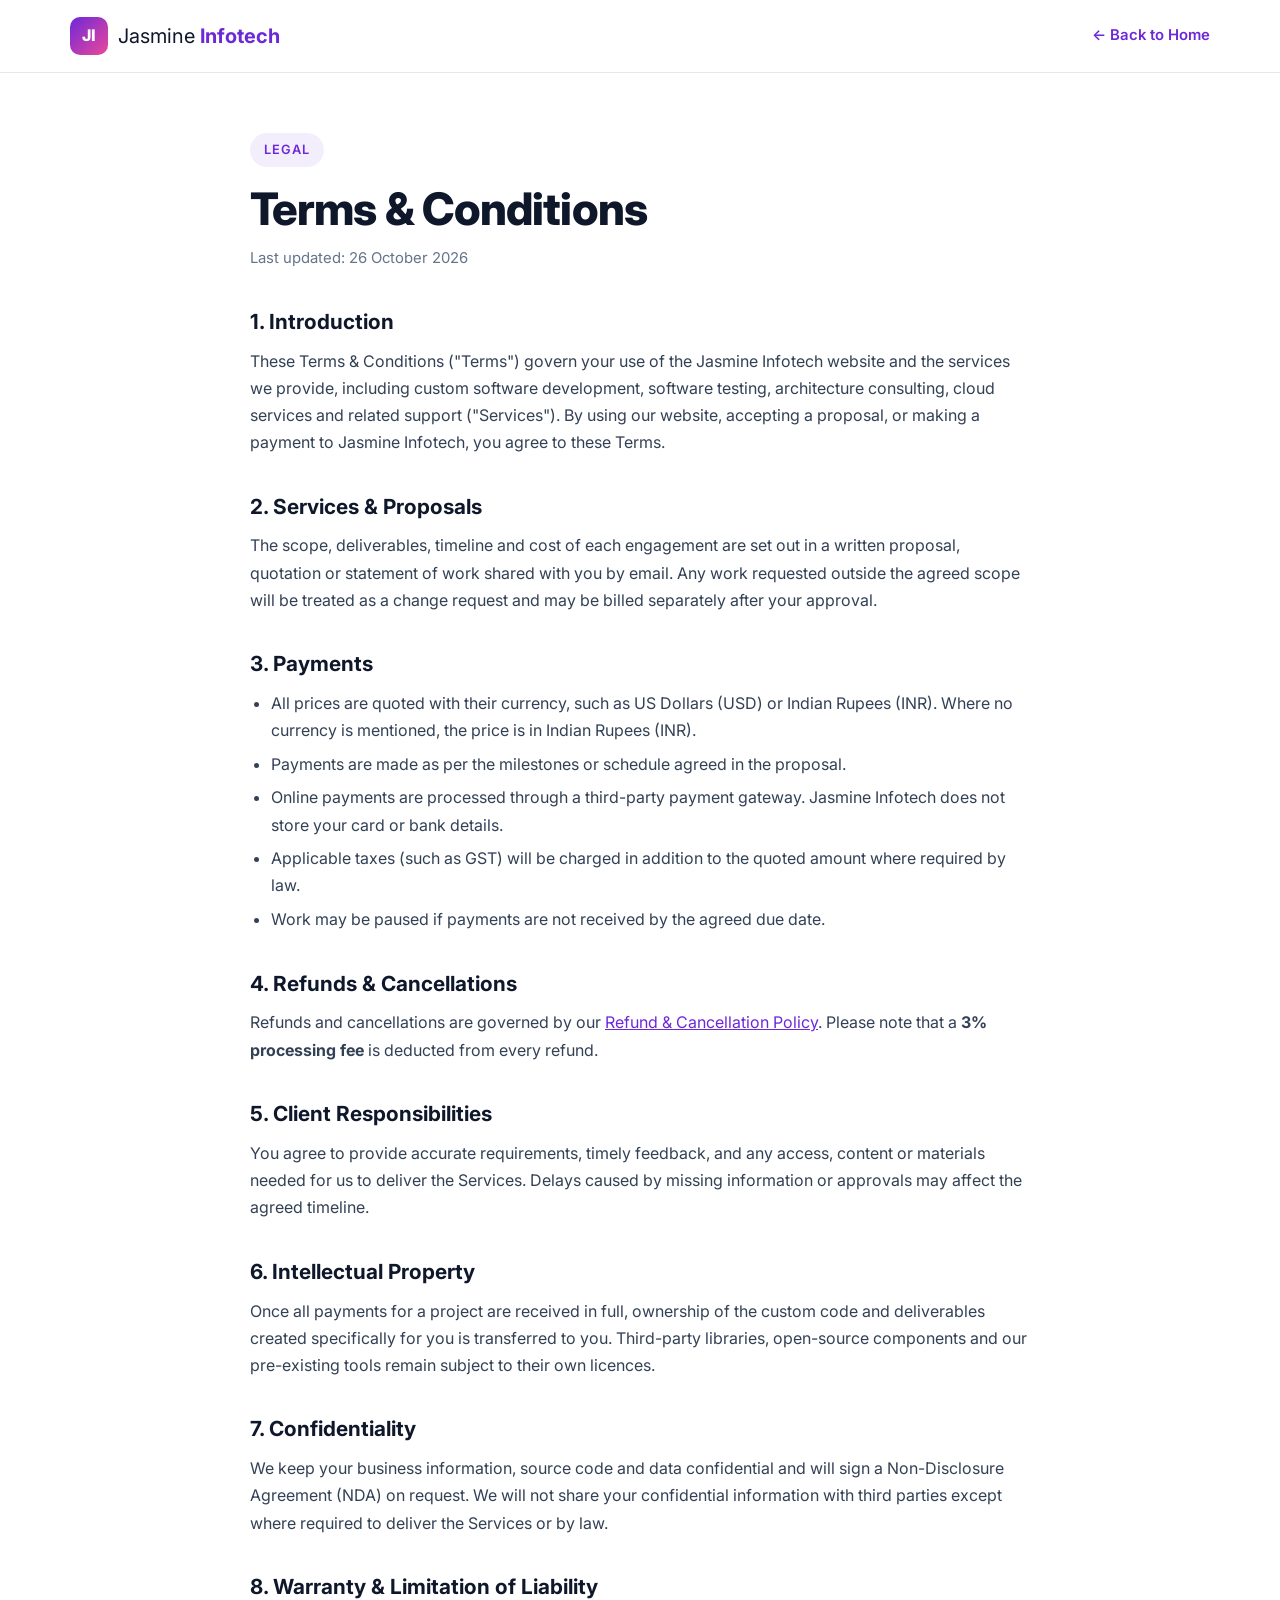
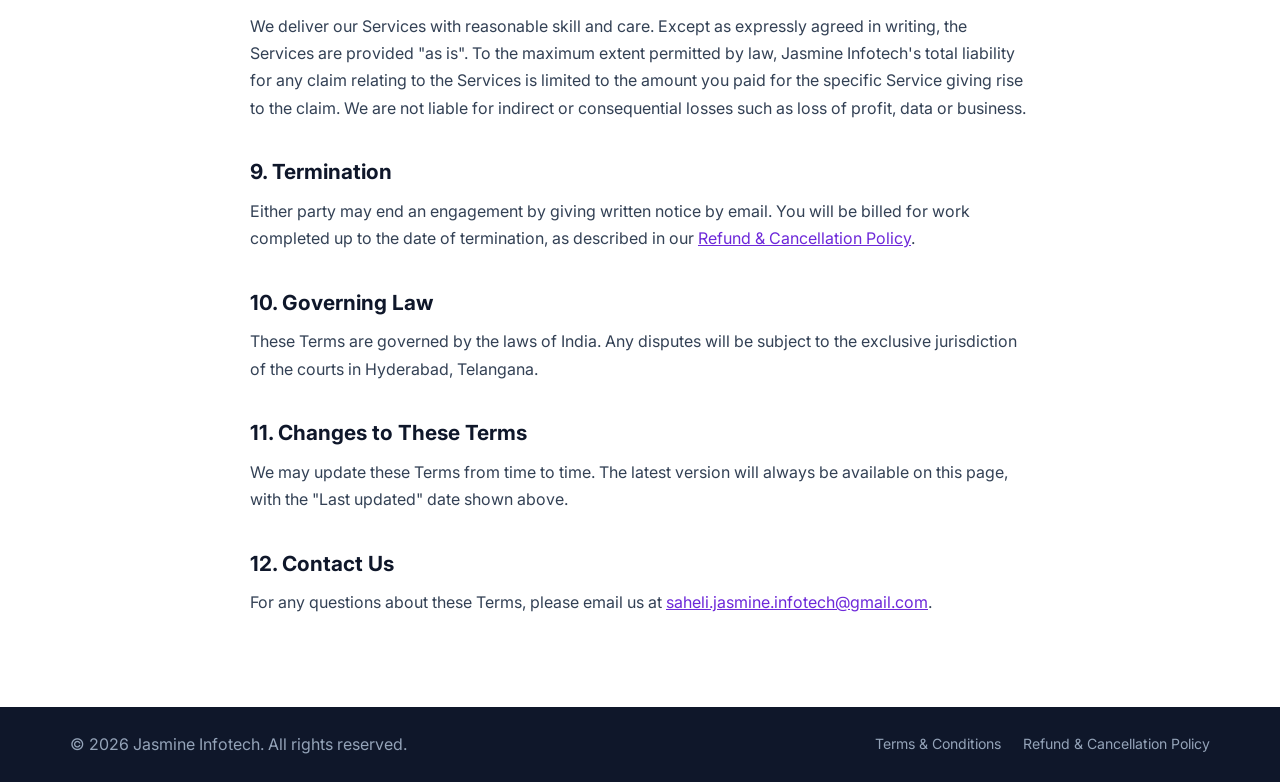
<file: terms.html>
<!DOCTYPE html>
<html lang="en">
<head>
  <meta charset="UTF-8" />
  <meta name="viewport" content="width=device-width, initial-scale=1.0" />
  <title>Terms &amp; Conditions | Jasmine Infotech</title>
  <meta name="description" content="Terms and conditions for software outsourcing services provided by Jasmine Infotech, Hyderabad." />
  <link rel="preconnect" href="https://fonts.googleapis.com" />
  <link rel="preconnect" href="https://fonts.gstatic.com" crossorigin />
  <link href="https://fonts.googleapis.com/css2?family=Inter:wght@400;500;600;700;800&display=swap" rel="stylesheet" />
  <link rel="stylesheet" href="legal.css" />
</head>
<body>

  <header class="header">
    <div class="container nav-wrap">
      <a href="index.html" class="logo" aria-label="Jasmine Infotech home">
        <span class="logo-mark">JI</span>
        <span class="logo-text">Jasmine <strong>Infotech</strong></span>
      </a>
      <a href="index.html" class="back-link">← Back to Home</a>
    </div>
  </header>

  <main class="legal">
    <div class="container">
      <span class="eyebrow">Legal</span>
      <h1>Terms &amp; Conditions</h1>
      <p class="updated">Last updated: 26 October 2026</p>

      <h2>1. Introduction</h2>
      <p>These Terms &amp; Conditions ("Terms") govern your use of the Jasmine Infotech website and the services we provide, including custom software development, software testing, architecture consulting, cloud services and related support ("Services"). By using our website, accepting a proposal, or making a payment to Jasmine Infotech, you agree to these Terms.</p>

      <h2>2. Services &amp; Proposals</h2>
      <p>The scope, deliverables, timeline and cost of each engagement are set out in a written proposal, quotation or statement of work shared with you by email. Any work requested outside the agreed scope will be treated as a change request and may be billed separately after your approval.</p>

      <h2>3. Payments</h2>
      <ul>
        <li>All prices are quoted with their currency, such as US Dollars (USD) or Indian Rupees (INR). Where no currency is mentioned, the price is in Indian Rupees (INR).</li>
        <li>Payments are made as per the milestones or schedule agreed in the proposal.</li>
        <li>Online payments are processed through a third-party payment gateway. Jasmine Infotech does not store your card or bank details.</li>
        <li>Applicable taxes (such as GST) will be charged in addition to the quoted amount where required by law.</li>
        <li>Work may be paused if payments are not received by the agreed due date.</li>
      </ul>

      <h2>4. Refunds &amp; Cancellations</h2>
      <p>Refunds and cancellations are governed by our <a href="refund-policy.html">Refund &amp; Cancellation Policy</a>. Please note that a <strong>3% processing fee</strong> is deducted from every refund.</p>

      <h2>5. Client Responsibilities</h2>
      <p>You agree to provide accurate requirements, timely feedback, and any access, content or materials needed for us to deliver the Services. Delays caused by missing information or approvals may affect the agreed timeline.</p>

      <h2>6. Intellectual Property</h2>
      <p>Once all payments for a project are received in full, ownership of the custom code and deliverables created specifically for you is transferred to you. Third-party libraries, open-source components and our pre-existing tools remain subject to their own licences.</p>

      <h2>7. Confidentiality</h2>
      <p>We keep your business information, source code and data confidential and will sign a Non-Disclosure Agreement (NDA) on request. We will not share your confidential information with third parties except where required to deliver the Services or by law.</p>

      <h2>8. Warranty &amp; Limitation of Liability</h2>
      <p>We deliver our Services with reasonable skill and care. Except as expressly agreed in writing, the Services are provided "as is". To the maximum extent permitted by law, Jasmine Infotech's total liability for any claim relating to the Services is limited to the amount you paid for the specific Service giving rise to the claim. We are not liable for indirect or consequential losses such as loss of profit, data or business.</p>

      <h2>9. Termination</h2>
      <p>Either party may end an engagement by giving written notice by email. You will be billed for work completed up to the date of termination, as described in our <a href="refund-policy.html">Refund &amp; Cancellation Policy</a>.</p>

      <h2>10. Governing Law</h2>
      <p>These Terms are governed by the laws of India. Any disputes will be subject to the exclusive jurisdiction of the courts in Hyderabad, Telangana.</p>

      <h2>11. Changes to These Terms</h2>
      <p>We may update these Terms from time to time. The latest version will always be available on this page, with the "Last updated" date shown above.</p>

      <h2>12. Contact Us</h2>
      <p>For any questions about these Terms, please email us at <a href="mailto:saheli.jasmine.infotech@gmail.com">saheli.jasmine.infotech@gmail.com</a>.</p>
    </div>
  </main>

  <footer class="footer">
    <div class="container footer-bottom">
      <p>© <span id="year"></span> Jasmine Infotech. All rights reserved.</p>
      <nav class="footer-legal" aria-label="Legal">
        <a href="terms.html">Terms &amp; Conditions</a>
        <a href="refund-policy.html">Refund &amp; Cancellation Policy</a>
      </nav>
    </div>
  </footer>

  <script>document.getElementById("year").textContent = new Date().getFullYear();</script>
</body>
</html>
</file>
<file: legal.css>
/* ===========================
   Jasmine Infotech - Legal pages
   =========================== */

:root {
  --primary: #6d28d9;
  --accent: #ec4899;
  --dark: #0f172a;
  --text: #334155;
  --muted: #64748b;
  --light: #f8fafc;
  --border: #e2e8f0;
  --white: #ffffff;
  --radius: 14px;
  --gradient: linear-gradient(135deg, var(--primary), var(--accent));
}

*,
*::before,
*::after { box-sizing: border-box; margin: 0; padding: 0; }

body {
  font-family: "Inter", system-ui, -apple-system, sans-serif;
  color: var(--text);
  background: var(--white);
  line-height: 1.7;
  -webkit-font-smoothing: antialiased;
}

a { color: var(--primary); }
h1, h2 { color: var(--dark); line-height: 1.2; }
h1 { font-size: clamp(1.9rem, 4.5vw, 2.8rem); font-weight: 800; letter-spacing: -0.02em; margin-bottom: 0.6rem; }
h2 { font-size: 1.3rem; margin: 2.4rem 0 0.8rem; }
p, li { font-size: 1rem; }
p + p { margin-top: 0.8rem; }
ul { padding-left: 1.3rem; margin-top: 0.6rem; }
li + li { margin-top: 0.4rem; }

.container { width: 100%; max-width: 820px; margin: 0 auto; padding: 0 20px; }

/* ---------- Header ---------- */
.header { border-bottom: 1px solid var(--border); background: var(--white); }
.nav-wrap { display: flex; align-items: center; justify-content: space-between; height: 72px; max-width: 1180px; }
.logo { display: flex; align-items: center; gap: 10px; font-size: 1.25rem; color: var(--dark); text-decoration: none; }
.logo-mark {
  display: grid;
  place-items: center;
  width: 38px;
  height: 38px;
  border-radius: 10px;
  background: var(--gradient);
  color: var(--white);
  font-weight: 800;
  font-size: 1rem;
}
.logo-text strong { color: var(--primary); }
.back-link { font-weight: 600; font-size: 0.93rem; text-decoration: none; }
.back-link:hover { text-decoration: underline; }

/* ---------- Content ---------- */
.legal { padding: 60px 0 90px; }
.eyebrow {
  display: inline-block;
  font-size: 0.8rem;
  font-weight: 600;
  letter-spacing: 0.08em;
  text-transform: uppercase;
  color: var(--primary);
  background: rgba(109, 40, 217, 0.08);
  padding: 6px 14px;
  border-radius: 999px;
  margin-bottom: 1rem;
}
.updated { color: var(--muted); font-size: 0.93rem; }
.highlight {
  margin-top: 2rem;
  padding: 20px 22px;
  background: var(--light);
  border: 1px solid var(--border);
  border-left: 4px solid var(--primary);
  border-radius: var(--radius);
}
.highlight strong { color: var(--dark); }

/* ---------- Footer ---------- */
.footer { background: var(--dark); color: #94a3b8; font-size: 0.88rem; }
.footer-bottom {
  display: flex;
  justify-content: space-between;
  align-items: center;
  flex-wrap: wrap;
  gap: 10px 22px;
  padding-top: 24px;
  padding-bottom: 24px;
  max-width: 1180px;
}
.footer a { color: inherit; text-decoration: none; }
.footer a:hover { color: var(--white); }
.footer-legal { display: flex; flex-wrap: wrap; gap: 8px 22px; }
</file>
